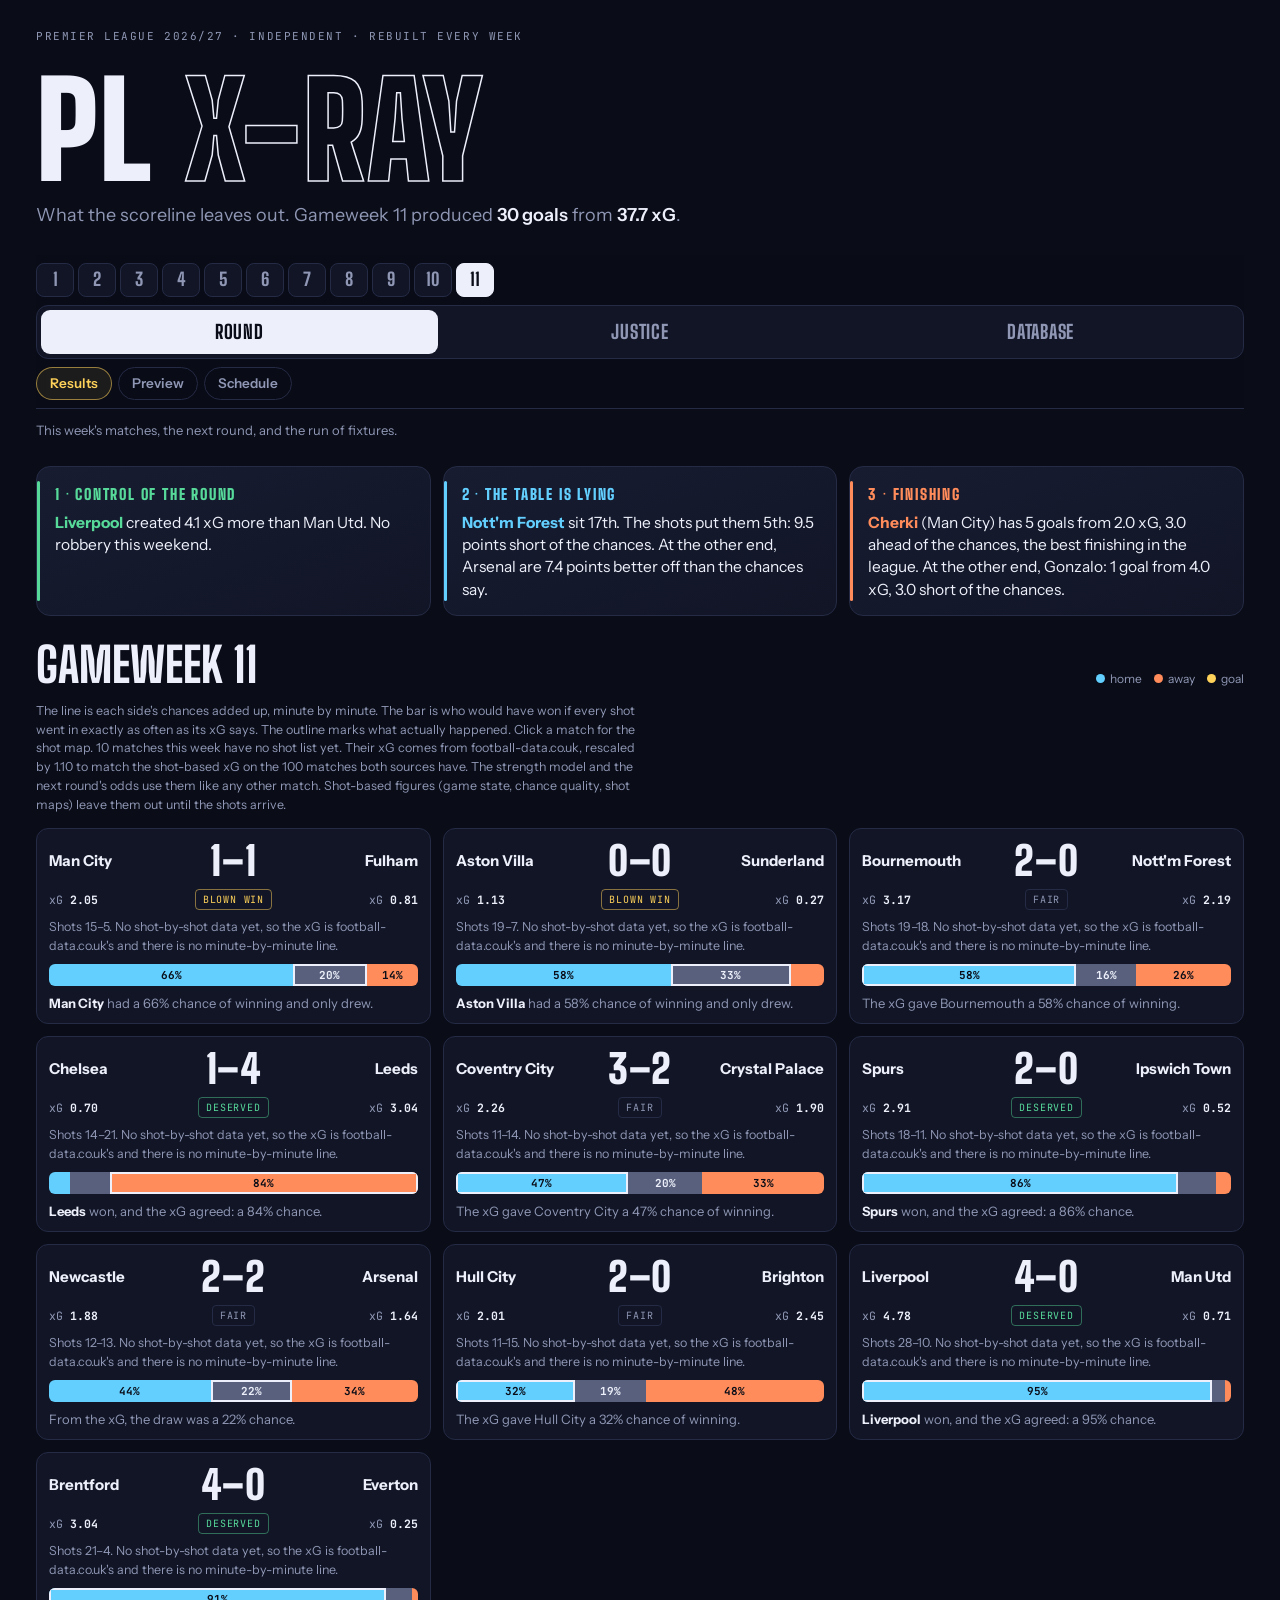
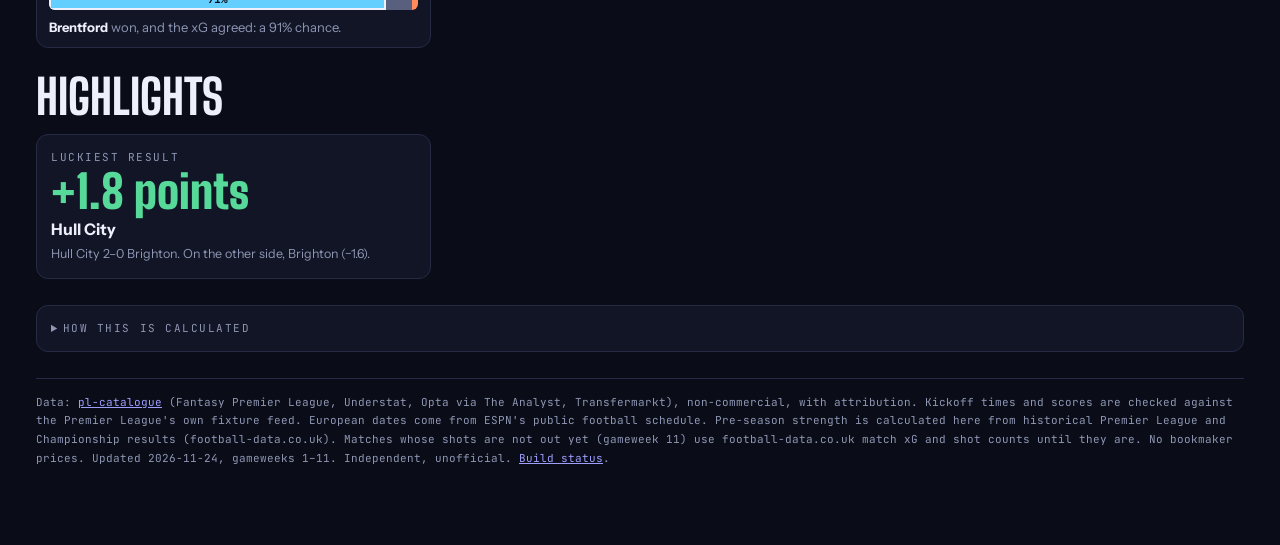
<file: web/index.html>
<!doctype html>
<html lang="en">
<head>
<meta charset="utf-8">
<meta name="viewport" content="width=device-width, initial-scale=1, viewport-fit=cover">
<title>PL X-ray</title>
<link rel="preconnect" href="https://fonts.googleapis.com">
<link rel="preconnect" href="https://fonts.gstatic.com" crossorigin>
<link rel="stylesheet" href="https://fonts.googleapis.com/css2?family=Big+Shoulders+Display:wght@600;800;900&family=Instrument+Sans:wght@400;500;600;700&family=JetBrains+Mono:wght@400;500;700&display=swap">
<link rel="stylesheet" href="style.css">
</head>
<body>
<div class="wrap" id="app"><p class="note">Loading…</p></div>
<script id="data" type="application/json"></script>
<script>
  const DATA_URL = new URLSearchParams(location.search).get("data") || "../data/pl.json";
  fetch(DATA_URL, { cache: "no-cache" })
    .then(r => { if (!r.ok) throw new Error(r.status); return r.text(); })
    .then(t => { document.getElementById("data").textContent = t; const s = document.createElement("script"); s.src = "pl_xray.js"; document.body.appendChild(s); })
    .catch(e => { document.getElementById("app").innerHTML = '<p class="note">The data file could not be loaded (' + DATA_URL + '): ' + e.message + '. Open this page through a local server: python3 -m http.server</p>'; });
</script>
</body>
</html>
</file>
<file: web/style.css>
/* PL X-ray. One dark stadium-screen theme; a single column below 640px. */
/* Layout: a weekly ritual. Round picker on top; the round's ten matches as xG-race cards with a "justice" bar; four highlight tiles; the justice table (actual vs deserved, slope chart); team X-ray; player leaderboards. Deliberately one dark world, like a stadium screen at night. */
:root {
  --bg: #0a0d18;
  --panel: #111526;
  --panel2: #171c31;
  --ink: #edf0fa;
  --muted: #8f97b4;
  --faint: #252b45;
  --home: #62cfff;
  --away: #ff8c5a;
  --gold: #ffd25a;
  --good: #57d99a;
  --bad: #ff6b7a;
  --pitch: #0f1a22;
  --f-display: "Big Shoulders Display", "Arial Narrow", system-ui, sans-serif;
  --f-body: "Instrument Sans", system-ui, -apple-system, "Segoe UI", sans-serif;
  --f-mono: "JetBrains Mono", ui-monospace, Menlo, monospace;
  color-scheme: dark;
}
* { box-sizing: border-box; }
html, body { background: var(--bg); }
body { color: var(--ink); font-family: var(--f-body); font-size: 14.5px; line-height: 1.5; }
body::before { content: ""; position: fixed; inset: 0 0 auto; height: env(safe-area-inset-top, 0px); z-index: 10; background: var(--bg); }
.wrap { max-width: 1240px; margin: 0 auto; padding-left: max(16px, env(safe-area-inset-left, 0px)); padding-right: max(16px, env(safe-area-inset-right, 0px)); padding-block: 20px 70px; display: flex; flex-direction: column; gap: 26px; }
h1, h2, h3 { margin: 0; text-wrap: balance; }
p { margin: 0; }
button, select { font: inherit; color: inherit; }
button { cursor: pointer; }
:focus-visible { outline: 2px solid var(--gold); outline-offset: 2px; }
.kicker { font-family: var(--f-mono); font-size: 11px; letter-spacing: .14em; text-transform: uppercase; color: var(--muted); }
h1 { font-family: var(--f-display); font-weight: 900; font-size: clamp(46px, 12.5vw, 132px); line-height: .92; padding-top: .12em; white-space: nowrap; text-transform: uppercase; letter-spacing: .01em; }
h1 span { color: transparent; -webkit-text-stroke: 1.5px var(--ink); }
h2 { font-family: var(--f-display); font-weight: 800; font-size: clamp(30px, 4.6vw, 48px); line-height: .95; text-transform: uppercase; }
.lede { font-size: clamp(15px, 1.9vw, 18px); color: var(--muted); max-width: 66ch; }
.lede b { color: var(--ink); font-weight: 600; }
.note { font-size: 12.5px; color: var(--muted); max-width: 76ch; }
.mono { font-family: var(--f-mono); }
.sticky { position: sticky; top: env(safe-area-inset-top, 0px); z-index: 6; background: color-mix(in srgb, var(--bg) 92%, transparent); backdrop-filter: blur(6px); padding-block: 8px; border-bottom: 1px solid var(--faint); display: flex; gap: 10px; align-items: center; justify-content: space-between; flex-wrap: wrap; }
.gws { display: flex; gap: 4px; overflow-x: auto; scrollbar-width: none; }
.gws button { flex: none; width: 38px; height: 34px; border-radius: 8px; border: 1px solid var(--faint); background: var(--panel); font-family: var(--f-display); font-weight: 800; font-size: 18px; color: var(--muted); }
.gws button[aria-pressed="true"] { background: var(--ink); color: var(--bg); border-color: var(--ink); }
.nav { display: flex; gap: 14px; font-size: 13px; }
.nav a { color: var(--muted); text-decoration: none; }
.nav a:hover { color: var(--ink); }
.sec { display: flex; flex-direction: column; gap: 14px; scroll-margin-top: 70px; }
.sechead { display: flex; justify-content: space-between; align-items: flex-end; gap: 12px; flex-wrap: wrap; }
/* match cards */
.mgrid { display: grid; grid-template-columns: repeat(auto-fill, minmax(min(100%, 370px), 1fr)); gap: 12px; }
.mc { background: var(--panel); border: 1px solid var(--faint); border-radius: 12px; padding: 12px 12px 10px; display: flex; flex-direction: column; gap: 8px; cursor: pointer; text-align: left; transition: border-color .2s, transform .2s; }
.mc:hover { border-color: #3a4266; transform: translateY(-1px); }
.mc.open { grid-column: 1 / -1; cursor: default; transform: none; }
.mc.open > svg.chart { max-width: 620px; }
.mc .row1 { display: grid; grid-template-columns: 1fr auto 1fr; align-items: center; gap: 8px; }
.mc .tm { font-weight: 700; font-size: 15px; line-height: 1.1; }
.mc .tm.r { text-align: right; }
.mc .sc { font-family: var(--f-display); font-weight: 900; font-size: 40px; line-height: 1; letter-spacing: .02em; text-align: center; }
.mc .xg { display: grid; grid-template-columns: 1fr auto 1fr; gap: 6px; align-items: center; font-family: var(--f-mono); font-size: 11.5px; color: var(--muted); }
.mc .xg span:last-child { text-align: right; } .mc .xg .tag { white-space: nowrap; }
.mc .xg b { color: var(--ink); font-weight: 700; }
.jbar { display: flex; height: 22px; border-radius: 6px; overflow: hidden; font-family: var(--f-mono); font-size: 11px; font-weight: 700; }
.jbar div { display: flex; align-items: center; justify-content: center; min-width: 0; overflow: hidden; white-space: nowrap; color: #0a0d18; position: relative; }
.jbar .h { background: var(--home); } .jbar .d { background: #59607e; color: var(--ink); } .jbar .a { background: var(--away); }
.jbar .act { box-shadow: inset 0 0 0 2px var(--ink); }
.verdict { font-size: 13px; color: var(--muted); }
.verdict b { color: var(--ink); }
.tag { font-family: var(--f-mono); font-size: 10px; letter-spacing: .08em; text-transform: uppercase; padding: 2px 7px; border-radius: 4px; border: 1px solid var(--faint); color: var(--muted); }
.tag.rob { color: var(--gold); border-color: rgba(255,210,90,.5); }
.tag.dom { color: var(--good); border-color: rgba(87,217,154,.45); }
svg.chart { width: 100%; height: auto; display: block; }
.chart text { font-family: var(--f-mono); font-size: 9px; fill: var(--muted); }
.mdetail { display: grid; grid-template-columns: minmax(0, 1fr) minmax(0, 1fr); gap: 14px; }
@media (max-width: 760px) { .mdetail { grid-template-columns: 1fr; } }
.slist { display: flex; flex-direction: column; font-size: 12.5px; max-height: 360px; overflow: auto; }
.slist div { display: grid; grid-template-columns: 30px 1fr auto; gap: 8px; padding: 4px 0; border-bottom: 1px solid #1b2038; }
/* tiles */
.tiles { display: grid; grid-template-columns: repeat(3, minmax(0, 1fr)); gap: 12px; }
@media (max-width: 980px) { .tiles { grid-template-columns: repeat(2, minmax(0, 1fr)); } }
@media (max-width: 520px) { .tiles { grid-template-columns: 1fr; } }
.tile { background: var(--panel); border: 1px solid var(--faint); border-radius: 12px; padding: 14px; display: flex; flex-direction: column; gap: 4px; }
.tile .big { font-family: var(--f-display); font-weight: 900; font-size: 46px; line-height: .95; }
.tile .who { font-weight: 700; font-size: 16px; }
.tile .d { font-size: 12.5px; color: var(--muted); }
/* table */
.two { display: grid; grid-template-columns: minmax(0, 1fr) minmax(0, 1.35fr); gap: 16px; align-items: start; }
@media (max-width: 960px) { .two { grid-template-columns: 1fr; } }
.panel { background: var(--panel); border: 1px solid var(--faint); border-radius: 12px; padding: 14px; display: flex; flex-direction: column; gap: 10px; min-width: 0; }
.tw { overflow-x: auto; margin: 0 -14px; padding: 0 14px; }
table { width: 100%; border-collapse: collapse; font-size: 13px; }
th { text-align: right; font-family: var(--f-mono); font-size: 9.5px; letter-spacing: .07em; text-transform: uppercase; color: var(--muted); font-weight: 400; padding: 6px 6px; border-bottom: 1px solid var(--faint); white-space: nowrap; cursor: pointer; }
th.l, td.l { text-align: left; }
th[aria-sort] { color: var(--gold); }
td { padding: 6px 6px; border-bottom: 1px solid #1a1f37; text-align: right; font-variant-numeric: tabular-nums; white-space: nowrap; }
tr.click { cursor: pointer; } tr.click:hover td { background: var(--panel2); } tr.sel td { background: rgba(255,210,90,.07); }
.pos { color: var(--good); } .neg { color: var(--bad); }
.chips { display: flex; gap: 6px; flex-wrap: wrap; }
.chip { border: 1px solid var(--faint); background: transparent; border-radius: 999px; padding: 5px 11px; font-size: 13px; color: var(--muted); white-space: nowrap; }
.chip[aria-pressed="true"] { color: var(--ink); border-color: var(--muted); background: var(--panel2); }
.sel { border: 1px solid var(--faint); background: var(--panel); border-radius: 8px; padding: 6px 8px; font-size: 13.5px; min-height: 34px; max-width: 100%; }
.row { display: flex; gap: 8px; flex-wrap: wrap; align-items: center; }
/* team x-ray */
.xray { display: grid; grid-template-columns: minmax(0, 1fr) minmax(0, 1fr) minmax(0, 1.1fr); gap: 14px; align-items: start; }
@media (max-width: 1000px) { .xray { grid-template-columns: 1fr 1fr; } }
@media (max-width: 620px) { .xray { grid-template-columns: 1fr; } }
.kv { display: grid; grid-template-columns: repeat(2, minmax(0, 1fr)); gap: 8px; }
.kv div { background: var(--panel2); border-radius: 8px; padding: 8px 10px; display: flex; flex-direction: column; gap: 1px; min-width: 0; }
.kv b { font-family: var(--f-display); font-weight: 800; font-size: 26px; line-height: 1; }
.kv span { font-family: var(--f-mono); font-size: 9.5px; color: var(--muted); text-transform: uppercase; letter-spacing: .06em; }
.kv i { font-style: normal; font-family: var(--f-mono); font-size: 10.5px; color: var(--gold); }
.lgd { display: flex; gap: 12px; flex-wrap: wrap; font-size: 12px; color: var(--muted); }
.lgd i { display: inline-block; width: 9px; height: 9px; border-radius: 50%; margin-right: 5px; vertical-align: 0; }
.credit { font-family: var(--f-mono); font-size: 11px; color: var(--muted); border-top: 1px solid var(--faint); padding-top: 14px; line-height: 1.7; }

/* v2: tabs, insights, strips */
.tabs { display: flex; gap: 4px; background: var(--panel); border: 1px solid var(--faint); border-radius: 12px; padding: 4px; overflow-x: auto; scrollbar-width: none; }
.tabs button { flex: 1 0 auto; border: 0; background: transparent; border-radius: 9px; padding: 8px 12px; font-weight: 700; font-size: 14px; color: var(--muted); white-space: nowrap; }
.tabs button[aria-selected="true"] { background: var(--ink); color: var(--bg); }
.sticky { flex-direction: column; align-items: stretch; gap: 8px; flex-wrap: nowrap; }
.sticky > * { min-width: 0; max-width: 100%; }
.insights { display: grid; grid-template-columns: repeat(3, minmax(0, 1fr)); gap: 12px; }
@media (max-width: 900px) { .insights { grid-template-columns: 1fr; } }
.ins { position: relative; background: linear-gradient(160deg, var(--panel2), var(--panel)); border: 1px solid var(--faint); border-radius: 14px; padding: 16px 16px 14px 18px; display: flex; flex-direction: column; gap: 6px; overflow: hidden; }
.ins::before { content: ""; position: absolute; left: 0; top: 14px; bottom: 14px; width: 3px; border-radius: 2px; background: var(--c, var(--gold)); }
.ins .n { font-family: var(--f-display); font-weight: 900; font-size: 15px; letter-spacing: .12em; color: var(--c, var(--gold)); text-transform: uppercase; }
.ins p { font-size: 15.5px; line-height: 1.45; }
.ins p b { color: var(--c, var(--gold)); }
.seg { display: inline-flex; background: var(--panel); border: 1px solid var(--faint); border-radius: 999px; padding: 3px; gap: 2px; flex-wrap: wrap; }
.seg button { border: 0; background: transparent; border-radius: 999px; padding: 5px 12px; font-size: 13px; color: var(--muted); font-weight: 600; }
.seg button[aria-pressed="true"] { background: var(--ink); color: var(--bg); }
.strip { display: grid; grid-template-columns: 132px minmax(0, 1fr) 46px; gap: 8px; align-items: center; font-size: 12.5px; }
.strip .bar { position: relative; height: 10px; border-radius: 5px; background: linear-gradient(90deg, rgba(255,107,122,.35), rgba(143,151,180,.18) 50%, rgba(87,217,154,.35)); }
.strip .dot { position: absolute; top: 50%; width: 14px; height: 14px; border-radius: 50%; transform: translate(-50%, -50%); border: 2px solid var(--bg); }
.strip .v { font-family: var(--f-mono); font-size: 11.5px; text-align: right; }
.strip .lab { color: var(--muted); }
.probs td { padding: 7px 6px; }
.pbar { display: inline-block; height: 8px; border-radius: 4px; vertical-align: middle; margin-left: 6px; }
.sticky1 th:nth-child(2), .sticky1 td:nth-child(2) { position: sticky; left: 0; background: var(--panel); z-index: 1; }
@media (max-width: 860px) { .tabs { display: grid; grid-template-columns: repeat(4, minmax(0, 1fr)); gap: 3px; } .tabs button { padding: 7px 2px; font-size: 13px; min-width: 0; } }
@media (max-width: 640px) { .tabs button { font-size: 12.5px; padding: 6px 1px; } .gws button { height: 30px; width: 34px; font-size: 16px; } .hm { display: none; } .tile .big { font-size: 38px; } h2 { font-size: 30px; } .strip { grid-template-columns: 104px minmax(0, 1fr) 40px; } }
/* v3 */
.h3 { font-family: var(--f-display); font-size: 26px; text-transform: uppercase; line-height: 1; }
.mkt { display: flex; flex-wrap: wrap; align-items: baseline; gap: 4px 6px; font-family: var(--f-mono); font-size: 12px; }
.mkt b { font-weight: 700; } .mkt b.hit { color: var(--gold); } .mkt i { color: var(--faint); font-style: normal; } .mkt .note { font-family: var(--f-body); }
.pvw { cursor: default; } .pvw:hover { transform: none; }
.pvtop { display: flex; justify-content: space-between; gap: 8px; flex-wrap: wrap; }
.mc .tm small { display: block; font-weight: 500; font-size: 11.5px; color: var(--muted); font-family: var(--f-mono); margin-top: 2px; }
.mc .sc.pvx { font-size: 30px; color: var(--muted); } .pvx i { font-style: normal; color: var(--faint); padding: 0 2px; }
.pvstats { display: grid; grid-template-columns: repeat(2, minmax(0, 1fr)); gap: 6px; }
.pvstats span { background: var(--panel2); border-radius: 8px; padding: 6px 8px; font-size: 11.5px; color: var(--muted); line-height: 1.25; min-width: 0; }
.pvstats b { display: block; color: var(--ink); font-family: var(--f-mono); font-size: 13px; }
.pvside { display: flex; flex-direction: column; gap: 3px; border-top: 1px solid #1b2038; padding-top: 7px; font-size: 13px; min-width: 0; }
.forms { display: inline-flex; gap: 2px; flex: none; }
.fm { font-style: normal; font-family: var(--f-mono); font-size: 9.5px; font-weight: 700; width: 22px; height: 18px; display: inline-grid; place-items: center; border-radius: 4px; color: #0a0d18; }
.fm.w { background: var(--good); } .fm.d { background: #6b7394; color: var(--ink); } .fm.l { background: var(--bad); }
.abs { display: flex; flex-wrap: wrap; gap: 4px; } .abs span { font-size: 11.5px; border: 1px solid rgba(255,107,122,.4); color: var(--ink); border-radius: 999px; padding: 1px 8px; }
.abs small { color: var(--bad); font-family: var(--f-mono); }
.plist { gap: 0; padding: 4px 14px; }
.prow { display: grid; grid-template-columns: 30px 38px minmax(0, 340px) minmax(70px, 1fr) 54px; gap: 10px; align-items: center; padding: 9px 0; border-bottom: 1px solid #1a1f37; cursor: pointer; animation: rise .45s ease both; }
.prow:last-child { border-bottom: 0; } .prow:hover { background: var(--panel2); } .prow.sel { background: rgba(255,210,90,.07); }
.prk { font-family: var(--f-display); font-weight: 900; font-size: 26px; line-height: 1; text-align: right; }
.pmv { font-family: var(--f-mono); font-size: 11px; color: var(--muted); } .pmv.up { color: var(--good); } .pmv.dn { color: var(--bad); }
.pnm { display: flex; flex-direction: column; min-width: 0; } .pnm b { font-size: 15px; } .pnm span { font-size: 12px; color: var(--muted); overflow: hidden; text-overflow: ellipsis; white-space: nowrap; }
.pbr { position: relative; height: 10px; background: var(--panel2); border-radius: 5px; } .pbr::after { content: ""; position: absolute; left: 50%; top: -3px; bottom: -3px; width: 1px; background: #3a4266; } .pbr i { position: absolute; top: 0; bottom: 0; border-radius: 5px; }
.pval { font-family: var(--f-mono); font-size: 13px; text-align: right; }
@media (max-width: 640px) { .prow { grid-template-columns: 26px 30px minmax(0, 1fr) 52px; gap: 8px; } .pbr { display: none; } .prk { font-size: 22px; } }
@media (max-width: 640px) { .pnm span { white-space: normal; } .tops { grid-auto-flow: column; grid-auto-columns: 80%; grid-template-columns: none; overflow-x: auto; scroll-snap-type: x mandatory; padding-bottom: 6px; scrollbar-width: none; } .topc { scroll-snap-align: start; } .tk { min-width: 40px; } }
.ticker td.tkc { padding: 3px 2px; text-align: center; }
.tk { display: flex; flex-direction: column; align-items: center; justify-content: center; min-width: 44px; height: 34px; border-radius: 6px; line-height: 1.05; margin: 1px 0; }
.tk b { font-size: 11.5px; } .tk small { font-family: var(--f-mono); font-size: 9px; color: rgba(237,240,250,.75); } .tk.blank { color: var(--muted); background: var(--panel2); }
.wrapth th { white-space: normal; min-width: 62px; vertical-align: bottom; line-height: 1.25; }
.wrapth th:nth-child(1), .wrapth th:nth-child(2) { min-width: 0; }
.tops { display: grid; grid-template-columns: repeat(auto-fill, minmax(min(100%, 250px), 1fr)); gap: 10px; }
.topc { background: var(--panel); border: 1px solid var(--faint); border-radius: 12px; padding: 12px 12px 8px; display: flex; flex-direction: column; gap: 2px; animation: rise .5s ease both; }
.topc .kicker { color: var(--gold); margin-bottom: 4px; }
.tl { display: grid; grid-template-columns: 16px minmax(0, 1fr) auto; gap: 8px; align-items: baseline; border: 0; background: transparent; padding: 4px 0; text-align: left; font-size: 13.5px; border-bottom: 1px solid #1a1f37; }
.tl:last-child { border-bottom: 0; } .tl:hover .tn { color: var(--gold); }
.tl .tn { overflow: hidden; text-overflow: ellipsis; white-space: nowrap; } .tl small { color: var(--muted); font-size: 11px; } .tl b { font-family: var(--f-mono); font-size: 13px; }
.tl:first-of-type b { color: var(--gold); }
.kv.six { grid-template-columns: repeat(6, minmax(0, 1fr)); }
@media (max-width: 760px) { .kv.six { grid-template-columns: repeat(3, minmax(0, 1fr)); } }
.nf { display: grid; grid-template-columns: repeat(5, minmax(0, 1fr)); gap: 8px; }
@media (max-width: 760px) { .nf { grid-template-columns: repeat(2, minmax(0, 1fr)); } }
.nfc { background: var(--panel2); border-left: 3px solid; border-radius: 8px; padding: 8px 10px; display: flex; flex-direction: column; gap: 2px; min-width: 0; }
.nfc b { font-size: 15px; overflow: hidden; text-overflow: ellipsis; white-space: nowrap; }
input.sel { color: var(--ink); }
.warn { color: var(--gold); }
.mlist { gap: 0; padding: 4px 14px; }
.mrow { display: grid; grid-template-columns: 112px minmax(0, 1fr) 96px minmax(0, 190px) 50px; gap: 10px; align-items: center; padding: 9px 0; border-bottom: 1px solid #1a1f37; cursor: pointer; }
.mrow:hover { background: var(--panel2); } .mrow.open { background: rgba(255,210,90,.06); }
.mrow .mt { min-width: 0; overflow: hidden; text-overflow: ellipsis; white-space: nowrap; font-size: 14px; } .mrow .mt b { font-weight: 600; color: var(--muted); } .mrow .mt b.w { color: var(--ink); font-weight: 700; }
.msc { font-family: var(--f-display); font-weight: 900; font-size: 19px; padding: 0 4px; } .mrow .mx { font-size: 11.5px; color: var(--muted); } .mrow .tags { justify-content: flex-start; } .mrow .me { text-align: right; }
.mopen { padding: 10px 0 14px; border-bottom: 1px solid #1a1f37; } .mopen .mc { cursor: default; }
@media (max-width: 760px) { .mrow { grid-template-columns: minmax(0, 1fr) auto; gap: 4px 10px; } .mrow > span:nth-child(1) { grid-column: 1 / -1; } .mrow .mx { order: 4; } .mrow .tags { order: 5; justify-content: flex-end; } .mrow .me { order: 3; } }
.fgrid { display: grid; grid-template-columns: 80px minmax(0, 1fr); gap: 8px 10px; align-items: center; } .fgrid .seg { justify-self: start; }
@media (max-width: 640px) { .fgrid { grid-template-columns: 1fr; gap: 4px; } .fgrid .kicker { margin-top: 4px; } }
.tags { display: inline-flex; gap: 4px; justify-content: center; flex-wrap: wrap; } .tag.cb { color: var(--home); border-color: rgba(98,207,255,.5); }
.wpbox { display: flex; flex-direction: column; gap: 6px; margin-top: 6px; max-width: 680px; } .wpbox .chart text { font-size: 8.5px; }
.mains { display: grid; grid-template-columns: repeat(3, minmax(0, 1fr)); gap: 4px; background: var(--panel); border: 1px solid var(--faint); border-radius: 12px; padding: 4px; }
.mains button { border: 0; background: transparent; border-radius: 9px; padding: 8px 6px; font-family: var(--f-display); font-weight: 800; font-size: 19px; letter-spacing: .04em; text-transform: uppercase; color: var(--muted); }
.mains button[aria-selected="true"] { background: var(--ink); color: var(--bg); }
.subs { display: flex; gap: 6px; overflow-x: auto; scrollbar-width: none; }
.subs button { flex: none; border: 1px solid var(--faint); background: transparent; border-radius: 999px; padding: 5px 13px; font-size: 13.5px; font-weight: 600; color: var(--muted); white-space: nowrap; }
.subs button[aria-selected="true"] { color: var(--gold); border-color: rgba(255,210,90,.55); background: rgba(255,210,90,.08); }
.sublede { font-size: 13px; color: var(--muted); margin-top: -14px; }
@media (max-width: 640px) { .mains button { font-size: 16px; padding: 7px 2px; } .subs button { font-size: 12.5px; padding: 5px 11px; } }
.mm { display: grid; grid-template-columns: repeat(auto-fill, minmax(min(100%, 280px), 1fr)); gap: 10px; }
.mmc { background: var(--panel); border: 1px solid var(--faint); border-radius: 12px; padding: 12px; display: flex; flex-direction: column; gap: 5px; animation: rise .5s ease both; }
.mmc.top { border-color: rgba(255,210,90,.45); background: linear-gradient(160deg, rgba(255,210,90,.06), var(--panel)); }
.mmc .tag { align-self: flex-start; margin-top: 3px; }
@media (max-width: 640px) { .mm { grid-auto-flow: column; grid-auto-columns: 84%; grid-template-columns: none; overflow-x: auto; scroll-snap-type: x mandatory; padding-bottom: 6px; scrollbar-width: none; } .mmc { scroll-snap-align: start; } }
.mmh { display: flex; justify-content: space-between; align-items: center; gap: 8px; margin-bottom: 2px; } .mmh b { font-size: 15px; min-width: 0; }
.mmv { font-family: var(--f-display); font-weight: 900; font-size: 30px; line-height: 1; color: var(--muted); } .mmc.top .mmv { color: var(--gold); }
.mmr { display: grid; grid-template-columns: 1fr 34px 14px 34px; align-items: baseline; font-size: 13px; }
.mmr span { color: var(--muted); font-size: 12px; } .mmr b { font-family: var(--f-mono); text-align: center; font-weight: 500; color: var(--muted); } .mmr i { font-style: normal; color: var(--faint); text-align: center; }
.mmr b.hb { color: var(--home); font-weight: 700; } .mmr b.ab { color: var(--away); font-weight: 700; }
#profile { scroll-margin-top: 170px; } @media (min-width: 861px) { #profile { scroll-margin-top: 110px; } }
.strip.cmp { grid-template-columns: 132px minmax(0, 1fr) 46px; }
.strip .bar.two { height: 18px; } .bar.two .dot { width: 12px; height: 12px; } .bar.two .dot.up { top: 28%; } .bar.two .dot.dn { top: 72%; }
.strip.cmp .v { line-height: 1.15; font-size: 11px; }
.gsbar { display: flex; height: 22px; border-radius: 6px; overflow: hidden; font-family: var(--f-mono); font-size: 11px; font-weight: 700; }
.gsbar i { display: flex; align-items: center; justify-content: center; font-style: normal; color: #0a0d18; min-width: 0; overflow: hidden; } .gsbar i:nth-child(2) { color: var(--ink); }
@media (max-width: 640px) { .strip.cmp { grid-template-columns: 104px minmax(0, 1fr) 40px; } }
td.pn .note { margin-left: 6px; }
@media (max-width: 640px) { .seg { flex-wrap: nowrap; overflow-x: auto; max-width: 100%; scrollbar-width: none; border-radius: 12px; } .seg button { flex: none; } td.pn b { display: block; } td.pn .note { margin-left: 0; font-size: 11px; } } input.sel::placeholder { color: var(--muted); }
.two.eq { grid-template-columns: minmax(0, 1fr) minmax(0, 1fr); } .two.wide { grid-template-columns: minmax(0, 1.3fr) minmax(0, 1fr); }
@media (max-width: 960px) { .two.eq, .two.wide { grid-template-columns: 1fr; } }
.empty { color: var(--muted); font-size: 13px; padding: 10px 0; }

@media (prefers-reduced-motion: reduce) { * { transition: none !important; animation: none !important; } }
@keyframes rise { from { opacity: 0; transform: translateY(6px); } to { opacity: 1; transform: none; } }
.mc, .tile { animation: rise .5s ease both; }
</file>
